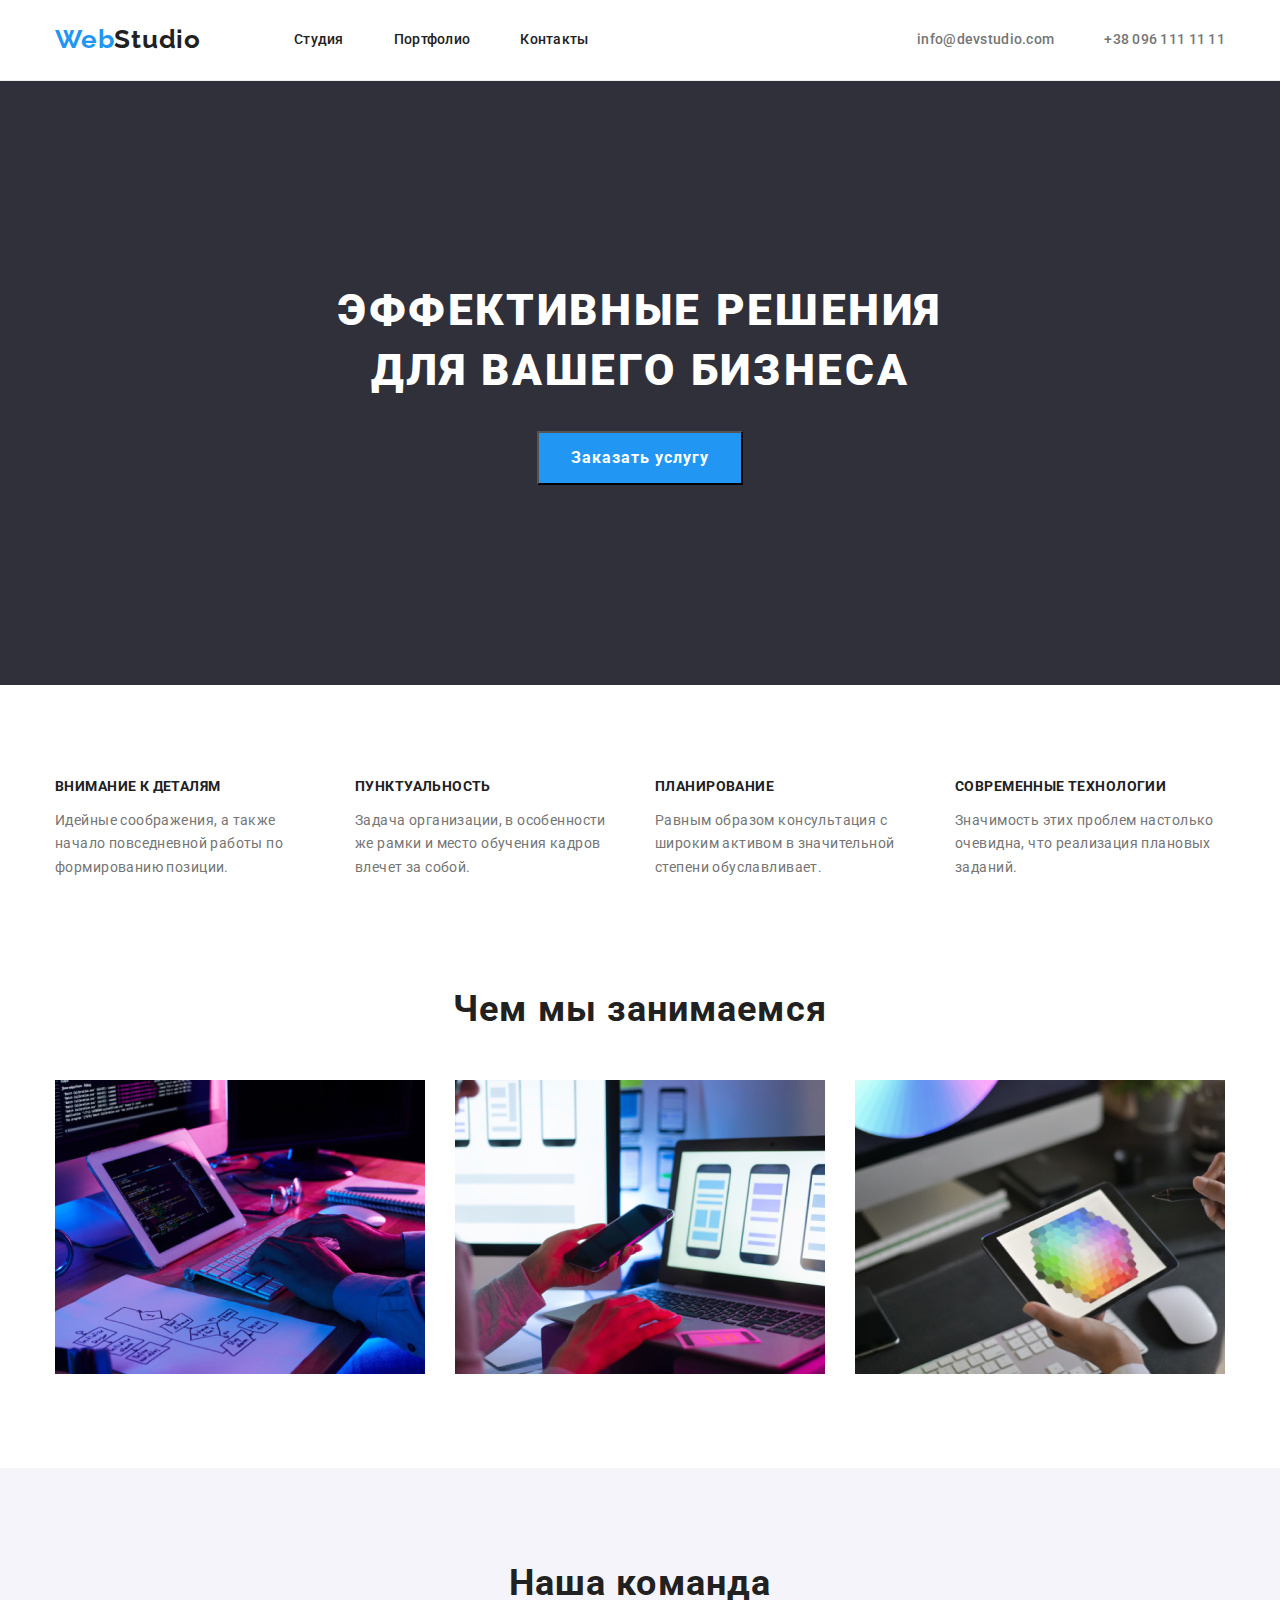
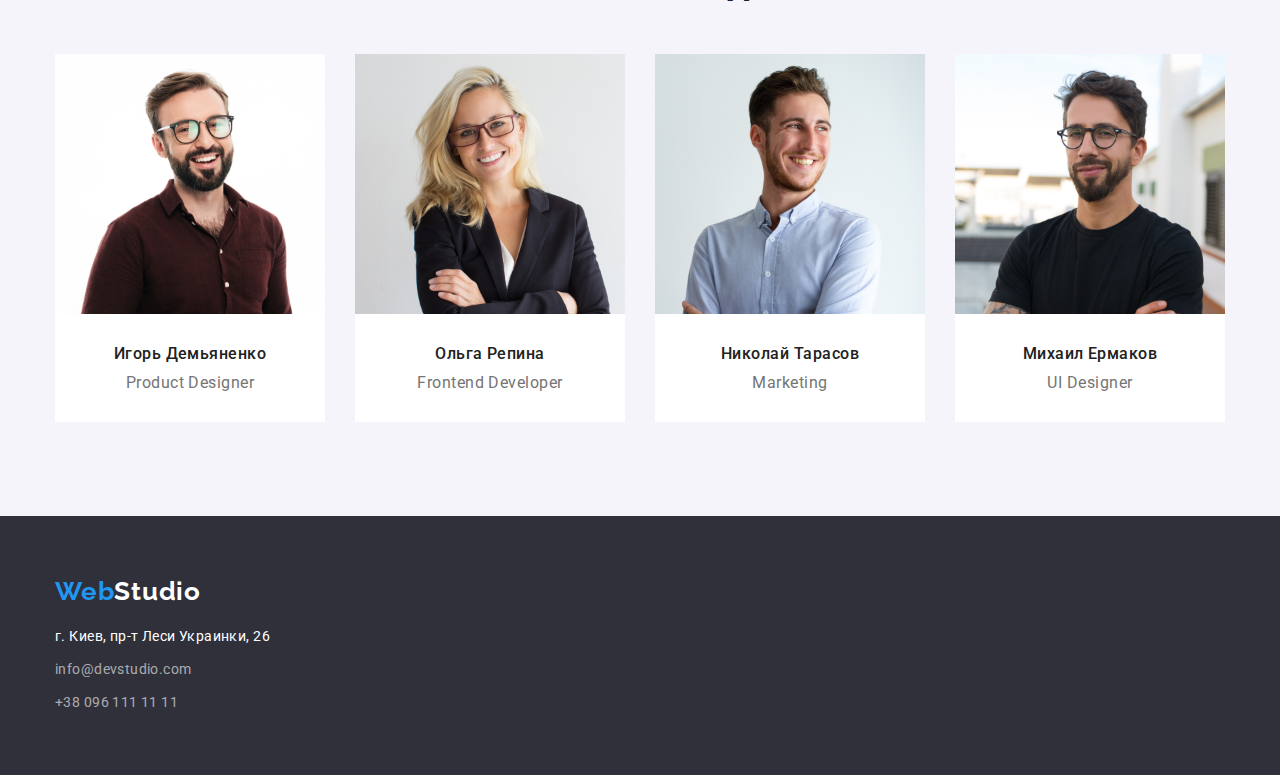
<file: index.html>
<!DOCTYPE html>
<html lang="ru">

<head>
    <meta charset="UTF-8">
    <meta http-equiv="X-UA-Compatible" content="IE=edge">
    <meta name="viewport" content="width=device-width, initial-scale=1.0">
    <title>Web Studio</title>
<link rel="preconnect" href="https://fonts.googleapis.com">
<link rel="preconnect" href="https://fonts.gstatic.com" crossorigin>
<link href="https://fonts.googleapis.com/css2?family=Raleway:wght@700&family=Roboto:wght@400;500;700;900&display=swap"
    rel="stylesheet">
    <link rel="stylesheet" href="https://cdnjs.cloudflare.com/ajax/libs/modern-normalize/1.1.0/modern-normalize.min.css
">
    <link rel="stylesheet" href="./css/styles.css"/>
</head>

<body>
    <header>
        <div class="container">
        <a class="logo" href="#"><span class="logo-blue">Web</span>Studio</a>
        <nav>
            <ul class="section-navigation">
                <li class="navigation-link-item">
                    <a class="navigation-link" href="./index.html">Студия</a>
                </li>
                <li class="navigation-link-item">
                    <a class="navigation-link" href="./portfolio.html">Портфолио</a>
                </li>
                <li class="navigation-link-item">
                    <a class="navigation-link" href="#">Контакты</a>
                </li>
            </ul>
        </nav>
        <ul class="section-contacts">
            <li>
                <a class="contact-link" href="mailto:info@devstudio.com">info@devstudio.com</a>
            </li>
            <li>
                <a class="contact-link" href="tel:+380961111111">+38 096 111 11 11</a>
            </li>
        </ul>
        </div>

    </header>

    <main>  

        <!--Герой-->
        <section class="section section-hero">
         <div class="container">
        <h1 class="hero-title">Эффективные решения для вашего бизнеса</h1>
        <button class="primary-button">Заказать услугу</button>
         </div>  
         </section>
        <!--Преимущества-->
        <section class="section">
            <div class="container">
            <ul class="section-advantages">
                <li class="advantage-box">
                    <h3 class="advantage-title">Внимание к деталям</h3>
                    <p>Идейные соображения, а также начало повседневной работы по формированию позиции.</p>
                </li>
                <li class="advantage-box">
                    <h3 class="advantage-title">Пунктуальность</h3>
                    <p>Задача организации, в особенности же рамки и место обучения кадров влечет за собой.</p>
                </li>
                <li class="advantage-box">
                    <h3 class="advantage-title">Планирование</h3>
                    <p>Равным образом консультация с широким активом в значительной степени обуславливает.</p>
                </li>
                <li class="advantage-box">
                    <h3 class="advantage-title">Современные технологии</h3>
                    <p>Значимость этих проблем настолько очевидна, что реализация плановых заданий.</p>
                </li>
            </ul>
            </div>
        </section>
        <!--Деятельность-->
        <section class="section activity-section">
            <div class="container">
            <h2 class="activity-title">Чем мы занимаемся</h2>
            <ul class="section-activity">
                <li class="activity-item">
                    <a href="#"> <img src="./images/box1.jpg" alt="рабочий стол" width="370"></a>
                </li>
                <li class="activity-item">
                    <a href="#"> <img src="./images/img.jpg" alt="ноутбук" width="370"></a>
                </li>
                <li class="activity-item">
                    <a href="#"> <img src="./images/box3.jpg" alt="планшет" width="370"></a>
                </li>
            </ul>
            </div>
        </section>
        <!--Сотрудники-->
        <section class="section team-section">
            <div class="container">
            <h2 class="team-title">Наша команда</h2>
            <ul  class="section-team">
                <li class="team-member">
                    <img src="./images/img-2.jpg" alt="На фото Игорь Демьяненко" width="270">
                    <div class="team-member-data">
                    <p class="team-member-name">Игорь Демьяненко</p>
                    <p class="team-member-specialization" lang="en">Product Designer</p>
                    </div>
                </li>
                <li class="team-member">
                    <img src="./images/img-3.jpg" alt="На фото Ольга Репина" width="270">
                    <div class="team-member-data">
                    <p class="team-member-name">Ольга Репина</p>
                    <p class="team-member-specialization" lang="en">Frontend Developer</p>
                    </div>
                </li>
                <li class="team-member">
                    <img src="./images/img-4.jpg" alt="На фото Николай Тарасов" width="270">
                    <div class="team-member-data">
                    <p class="team-member-name">Николай Тарасов</p>
                    <p class="team-member-specialization" lang="en">Marketing</p>
                </div>
                </li>
                <li class="team-member">
                    <img src="./images/img-5.jpg" alt="На фото Михаил Ермаков" width="270">
                    <div class="team-member-data">
                    <p class="team-member-name">Михаил Ермаков</p>
                    <p class="team-member-specialization" lang="en">UI Designer</p>
                    </div> 
                </li>

            </div>
        </section>
    </main>

    <footer>
        <div class="container">
        <a class="bottom-logo" href="#"><span class="bottom-logo-blue">Web</span>Studio</a>
        <address>
            г. Киев, пр-т Леси Украинки, 26
        </address>
        <ul class="bottom-section-contacts">
            <li class="bottom-contact-item">
                <a class="bottom-contact-link" href="mailto:info@devstudio.com">info@devstudio.com</a>
            </li>
            <li class="bottom-contact-item">
                <a class="bottom-contact-link" href="tel:+380961111111">+38 096 111 11 11</a>
            </li>
        </ul>
        </div>

    </footer>


</body>

</html>
</file>
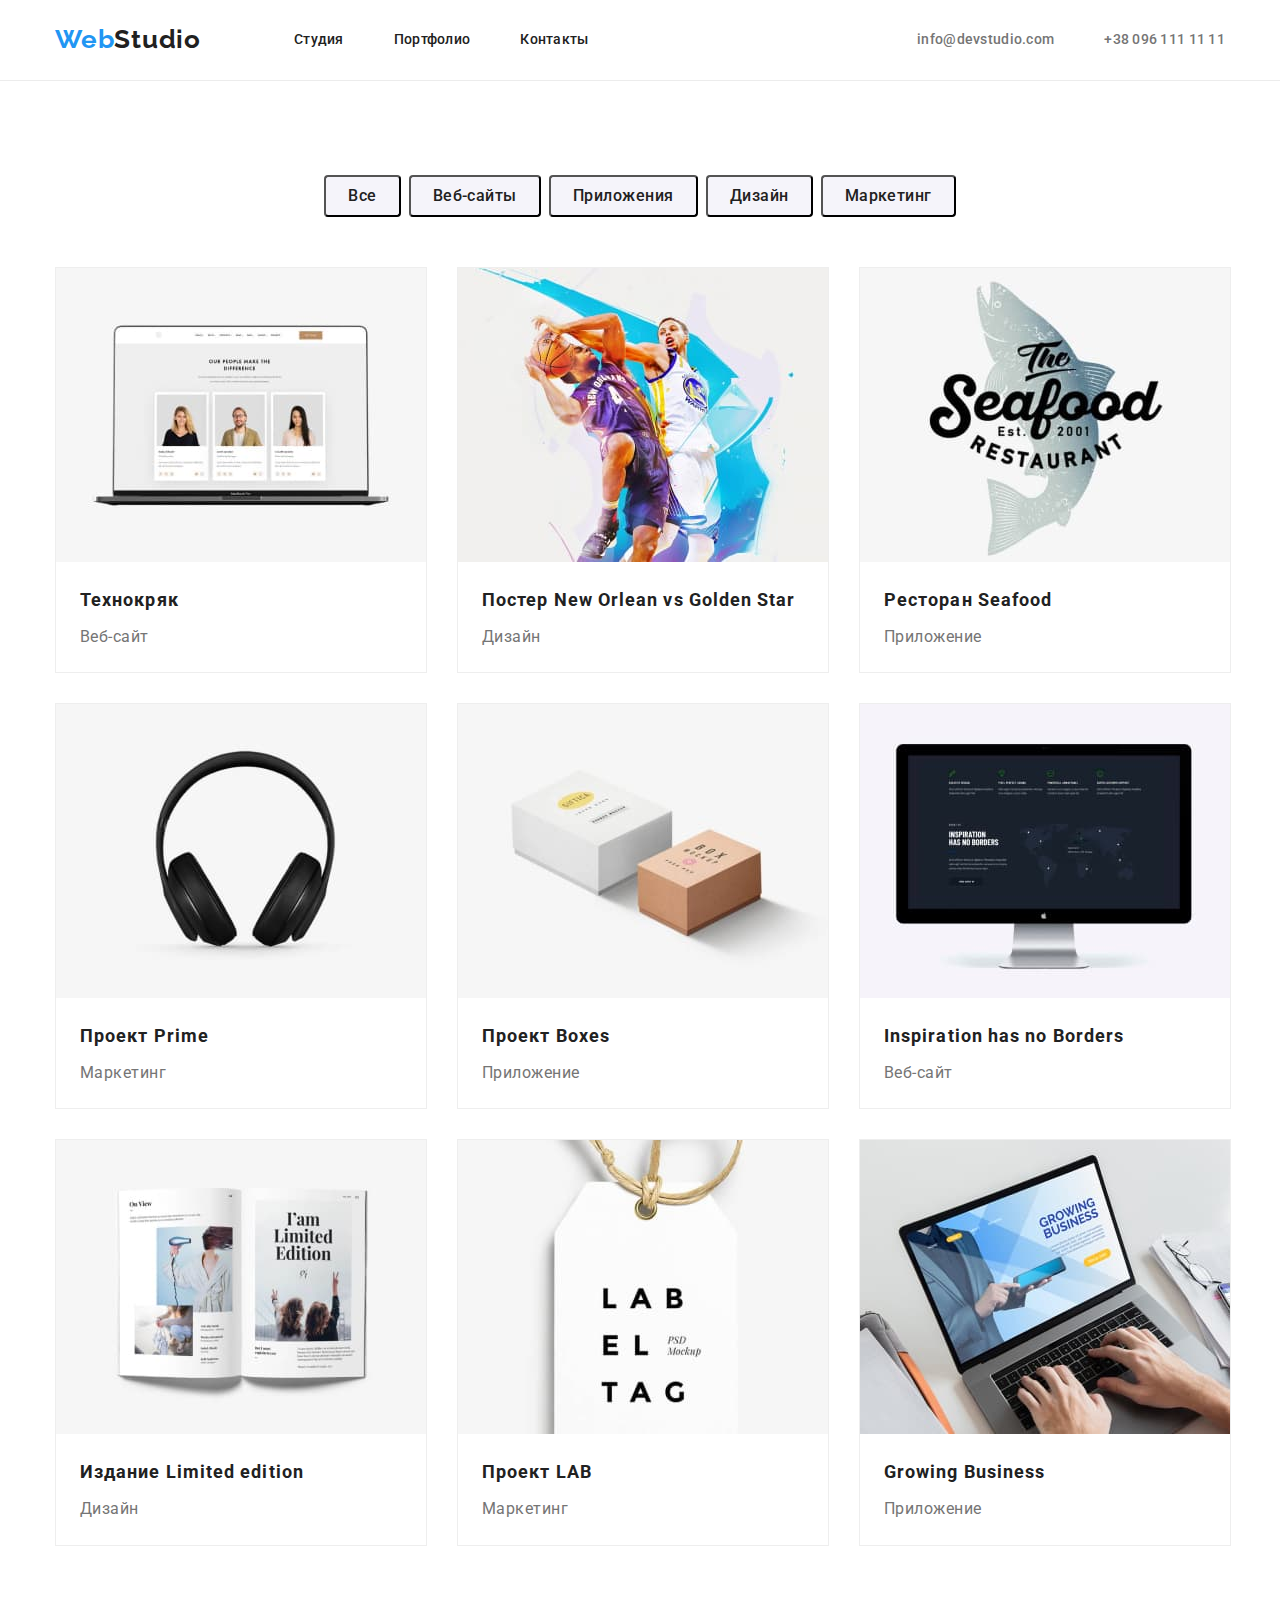
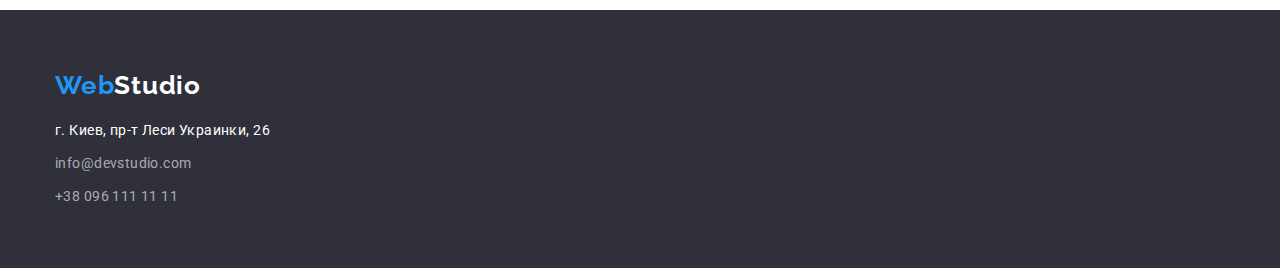
<file: portfolio.html>
<!DOCTYPE html>
<html lang="ru">

<head>
    <meta charset="UTF-8">
    <meta http-equiv="X-UA-Compatible" content="IE=edge">
    <meta name="viewport" content="width=device-width, initial-scale=1.0">
    <title>Web Studio</title>
    <link rel="preconnect" href="https://fonts.googleapis.com">
    <link rel="preconnect" href="https://fonts.gstatic.com" crossorigin>
    <link
        href="https://fonts.googleapis.com/css2?family=Raleway:wght@700&family=Roboto:wght@400;500;700;900&display=swap"
        rel="stylesheet">
    <link rel="stylesheet" href="https://cdnjs.cloudflare.com/ajax/libs/modern-normalize/1.1.0/modern-normalize.min.css
">
    <link rel="stylesheet" href="./css/styles.css" />
</head>

<body>
    <header>
        <div class="container">
            <a class="logo" href="#"><span class="logo-blue">Web</span>Studio</a>
            <nav>
                <ul class="section-navigation">
                    <li class="navigation-link-item">
                        <a class="navigation-link" href="./index.html">Студия</a>
                    </li>
                    <li class="navigation-link-item">
                        <a class="navigation-link" href="./portfolio.html">Портфолио</a>
                    </li>
                    <li class="navigation-link-item">
                        <a class="navigation-link" href="#">Контакты</a>
                    </li>
                </ul>
            </nav>
            <ul class="section-contacts">
                <li>
                    <a class="contact-link" href="mailto:info@devstudio.com">info@devstudio.com</a>
                </li>
                <li>
                    <a class="contact-link" href="tel:+380961111111">+38 096 111 11 11</a>
                </li>
            </ul>
        </div>
    
    </header>

    <main>
        <section class="section">
        <div class="container">
        <ul class="secondary-button-section">
            <li class="secondary-button-item">
                <button class="secondary-button" type="button">Все</button>
            </li>
            <li class="secondary-button-item">
                <button class="secondary-button" type="button">Веб-сайты</button>
            </li>
            <li class="secondary-button-item">
                <button class="secondary-button" type="button">Приложения</button>
            </li>
            <li class="secondary-button-item">
                <button class="secondary-button" type="button">Дизайн</button>
            </li>
            <li class="secondary-button-item">
                <button class="secondary-button" type="button">Маркетинг</button>
            </li>
        </ul>
        <ul class="portfolio-section">
            <li class="work-example-item">
                <img class="work-example-image" src="./images/img-6-2.jpg" width="370" alt="Ноутбук">
                <div class="work-example-data">
                <p class="work-example-name">Технокряк</p>
                <p class="work-example-specialization">Веб-сайт</p>
                </div>
            </li>
            <li class="work-example-item">
                <img class="work-example-image" src="./images/img-7-2.jpg" width="370" alt="Баскетбол">
                <div class="work-example-data">
                <p class="work-example-name"> Постер <span lang="en">New Orlean vs Golden Star</span></p>
                <p class="work-example-specialization">Дизайн</p>
                </div>
            </li>
            <li class="work-example-item">
                <img class="work-example-image" src="./images/img-8-2.jpg" width="370" alt="Логотип ресторана">
                <div class="work-example-data">
                <p class="work-example-name"> Ресторан <span lang="en">Seafood</span></p>
                <p class="work-example-specialization">Приложение</p>
                </div>
            </li>
            <li class="work-example-item">
                <img class="work-example-image" src="./images/img-9-2.jpg" width="370" alt="Наушники">
                <div class="work-example-data">
                <p class="work-example-name"> Проект <span lang="en">Prime</span></p>
                <p class="work-example-specialization">Маркетинг</p>
                </div>
            </li>
            <li class="work-example-item">
                <img class="work-example-image" src="./images/img-10-2.jpg" width="370" alt="Коробка">
                <div class="work-example-data">
                <p class="work-example-name"> Проект <span lang="en">Boxes</span></p>
                <p class="work-example-specialization">Приложение</p>
                </div>
            </li>
            <li class="work-example-item">
                <img class="work-example-image" src="./images/img-11-2.jpg" width="370" alt="Монитор">
                <div class="work-example-data">
                <p class="work-example-name" lang="en">Inspiration has no Borders</p>
                <p class="work-example-specialization">Веб-сайт</p>
                </div>
            </li>
            <li class="work-example-item">
                <img class="work-example-image" src="./images/img-12-2.jpg" width="370" alt="Книга">
                <div class="work-example-data">
                <p class="work-example-name"> Издание <span lang="en">Limited edition</span></p>
                <p class="work-example-specialization">Дизайн</p>
                </div>
            </li>
            <li class="work-example-item">
                <img class="work-example-image" src="./images/img-13-2.jpg" width="370" alt="Бирка">
                <div class="work-example-data">
                <p class="work-example-name"> Проект <span lang="en">LAB</span></p>
                <p class="work-example-specialization">Маркетинг</p>
                </div>
            </li>
            <li class="work-example-item">
                <img class="work-example-image" src="./images/img-14-2.jpg" width="370" alt="Ноутбук">
                <div class="work-example-data">
                <p class="work-example-name" lang="en">Growing Business</p>
                <p class="work-example-specialization">Приложение</p>
                </div>
            </li>
        </ul>
        </div>
        </section>

    </main>
    <footer>
        <div class="container">
            <a class="bottom-logo" href="#"><span class="bottom-logo-blue">Web</span>Studio</a>
            <address>
                г. Киев, пр-т Леси Украинки, 26
            </address>
            <ul class="bottom-section-contacts">
                <li class="bottom-contact-item">
                    <a class="bottom-contact-link" href="mailto:info@devstudio.com">info@devstudio.com</a>
                </li>
                <li class="bottom-contact-item">
                    <a class="bottom-contact-link" href="tel:+380961111111">+38 096 111 11 11</a>
                </li>
            </ul>
        </div>
    
    </footer>


</body>

</html>
</file>
<file: css/styles.css>
/* Основной цвет #757575*/
/* цвет заголовком #212121*/
/* Голубой #2196F3*/
/* основной фон #E5E5E5*/
/* Фон для футера и героя #2F303A*/
/*Белый цвет #FFFFFF*/

:root {
  --primary-text-color: #757575;
  --secondary-text-color: #ffffff;
  --title-text-color: #212121;
  --primary-background-color: #e5e5e5;
  --secondary-background-color: #2f303a;
}

h1, h2, h3, h4, li {
padding: 0;
margin: 0;
}

body {
  background-color: #ffffff;
  color: var(--primary-text-color);

  font-family: Roboto, sans-serif;
  font-style: normal;
  font-weight: normal;
  font-size: 14px;
  line-height: 1.7;
}

img {
  display: block;
}

header {
  background-color: #ffffff;
  border-bottom: 1px solid #ececec;
}
.container {
  padding-left: 15px;
  padding-right: 15px;
  width: 1200px;
  margin: 0 auto;
}

header > .container {
  display: flex;
  align-items: center;
  margin-left: auto;
  margin-right: auto;
}

.logo-blue {
  font-family: Raleway;
  font-weight: 700;
  font-size: 26px;
  line-height: 1.19;
  letter-spacing: 0.03em;
  color: #2196f3;
}

.logo {
  font-family: Raleway, sans-serif;
  font-weight: 700;
  font-size: 26px;
  line-height: 1.19;
  letter-spacing: 0.03em;
  color: var(--title-text-color);
  text-decoration: none;
  padding-top: 24px;
  padding-bottom: 25px;
}

.section {
  padding-top: 94px;
  padding-bottom: 94px;
}

.section-navigation {
  list-style-type: none;
  display: flex;
  margin: 0;
  justify-content: space-between;
  padding-left: 0px;
  margin-left: 93px;
}

.navigation-link {
  font-weight: 500;
  font-size: 14px;
  line-height: 1.14;
  letter-spacing: 0.02em;
  color: var(--title-text-color);
  text-decoration: none;
}

.navigation-link-item {
  margin-left: 50px;
}

.navigation-link-item:first-child {
  margin-left: 0;
}

.navigation-link:hover,
.navigation-link:focus {
  color: #2196f3;
}

.section-contacts {
  list-style-type: none;
  display: flex;
  margin-left: auto;
  padding: 0;
  justify-items: space-between;
}

.contact-link {
  font-weight: 500;
  font-size: 14px;
  line-height: 1.14;
  letter-spacing: 0.02em;
  color: var(--primary-text-color);
  text-decoration: none;
  padding-left: 50px;
}

.contact-link:hover,
.contact-link:focus {
  color: #2196f3;
}

main {
  margin-top: 0;
  padding-top: 0;
}
.section-hero {
  background-color: var(--secondary-background-color);
  padding-top: 200px;
  padding-bottom: 200px;
}

.hero-title {
  font-weight: 900;
  font-size: 44px;
  line-height: 1.36;
  text-align: center;
  letter-spacing: 0.06em;
  text-transform: uppercase;
  color: var(--secondary-text-color);
  margin: auto;
  width: 646px;
  margin-bottom: 30px;
}

.primary-button {
  font-weight: 700;
  font-size: 16px;
  line-height: 1.88;
  display: flex;
  text-align: center;
  align-items: center;
  letter-spacing: 0.06em;
  color: var(--secondary-text-color);
  background-color: #2196f3;
  padding: 10px 32px;
  margin: 0 auto;
}

.advantage-title {
  font-weight: 700;
  font-size: 14px;
  line-height: 1.14;
  letter-spacing: 0.03em;
  text-transform: uppercase;
  color: var(--title-text-color);
}

.section-advantages {
  list-style-type: none;
  margin-bottom: 0;
  margin-top: 0;
  padding: 0;
  display: flex;
  justify-content: space-between;
}

.advantage-box {
  width: 270px;
  margin-right: 30px;
  padding-right: 0 0 0 0;
  letter-spacing: 0.03em;
}

.advantage-box:last-child {
  margin-right: 0;
}

.activity-section {
  padding-top: 0;
}

.activity-title {
  font-weight: 700;
  font-size: 36px;
  line-height: 1.17;
  text-align: center;
  letter-spacing: 0.03em;
  color: var(--title-text-color);
  margin-top: 0;
  margin-bottom: 0;
  margin-bottom: 50px;
}

.section-activity {
  list-style-type: none;
  margin-top: 0;
  margin-bottom: 0;
  padding: 0;
  display: flex;
}

.activity-item {
  margin-right: 30px;
}

.activity-item:first-child {
  padding-left: 0;
}

.activity-item:last-child {
  margin-right: 0;
}

.team-title {
  font-weight: 700;
  font-size: 36px;
  line-height: 1.17;
  text-align: center;
  letter-spacing: 0.03em;
  color: var(--title-text-color);
  margin-bottom: 50px;
}

.team-section {
  background-color: #f5f4fa;
}

.team-member {
  display: block;
  margin-right: 30px;
  background-color: #ffffff;
}

.team-member:last-child {
  margin-right: 0;
}

.section-team {
  display: flex;
  justify-content: space-between;
  list-style-type: none;
  margin-top: 0;
  margin-bottom: 0;
  padding: 0;
}

.team-member-data {
  padding-top: 30px;
  padding-bottom: 30px;
}

.team-member-name {
  font-weight: 500;
  font-size: 16px;
  line-height: 1.19;
  letter-spacing: 0.03em;
  color: var(--title-text-color);
  text-align: center;
  padding-bottom: 10px;
  margin-top: 0px;
  margin-bottom: 0px;
}

.team-member-specialization {
  font-size: 16px;
  line-height: 1.19;
  text-align: center;
  letter-spacing: 0.03em;
  margin-top: 0px;
  margin-bottom: 0px;
}

footer {
  background-color: var(--secondary-background-color);
  padding-top: 60px;
  padding-bottom: 60px;
}

address {
  font-style: normal;
  font-size: 14px;
  line-height: 1.17;
  letter-spacing: 0.03em;
  color: var(--secondary-text-color);
  margin-top: 20px;
}

.bottom-logo {
  font-family: Raleway;
  font-weight: 700;
  font-size: 26px;
  line-height: 1.19;
  letter-spacing: 0.03em;
  color: var(--secondary-text-color);
  text-decoration: none;
}

.bottom-logo-blue {
  font-family: Raleway;
  font-weight: 700;
  font-size: 26px;
  line-height: 1.19;
  letter-spacing: 0.03em;
  color: #2196f3;
}

.bottom-section-contacts {
  list-style-type: none;
  padding-left: 0;
  margin-bottom: 0px;
}
.bottom-contact-link {
  font-size: 14px;
  line-height: 1.7;
  letter-spacing: 0.03em;
  color: rgba(255, 255, 255, 0.6);
  text-decoration: none;
}

.bottom-contact-item:first-child {
  margin-bottom: 9px;
}

.bottom-contact-link:hover,
.bottom-contact-link:focus {
  color: #2196f3;
}


.secondary-button-section {
  list-style-type: none;
  display: flex;
  justify-content: center;
  margin-top: 0;
  margin-bottom: 0;
  padding: 0;
  margin-bottom: 50px;
}


.secondary-button-item {
  margin-right: 8px;
}

.secondary-button-item:last-child {
  margin-right: 0;
}

.secondary-button {
  font-family: Roboto;
  font-style: normal;
  font-weight: 500;
  font-size: 16px;
  line-height: 1.6;
  text-align: center;
  letter-spacing: 0.03em;
  color: var(--title-text-color);
  padding: 6px 22px;
  background: #f5f4fa;
  border-radius: 4px;
}

.secondary-button:hover,
.secondary-button:focus {
  background-color: #2196f3;
  color: var(--secondary-text-color);
}

.portfolio-section {
  list-style-type: none;
  display: flex;
  flex-wrap: wrap;
  padding: 0;
  margin: 0;
  margin-right: -30px;
  margin-bottom: -30px;
}

.work-example-item {
  background: #ffffff;
  border: 1px solid #eeeeee;
  background: #ffffff;
  margin-right: 30px;
  margin-bottom: 30px;
  text-align: start;
  flex-basis: calc(100% / 9 - 30px);
}

.work-example-item:nth-last-child(-n + 3) {
  margin-bottom: 0;
}

.work-example-item:nth-child(3n) {
  margin-right: 0;
}

.work-example-name {
  font-weight: 700;
  font-size: 18px;
  line-height: 2;
  letter-spacing: 0.06em;
  color: var(--title-text-color);
  margin: 0;
  margin-bottom: 4px;
}

.work-example-specialization {
  font-size: 16px;
  line-height: 1.9;
  letter-spacing: 0.03em;
  margin: 0;
}

.work-example-data {
  padding-left: 24px;
  padding-top: 20px;
  padding-bottom: 20px;
}

button {
  cursor: pointer;
}
</file>
